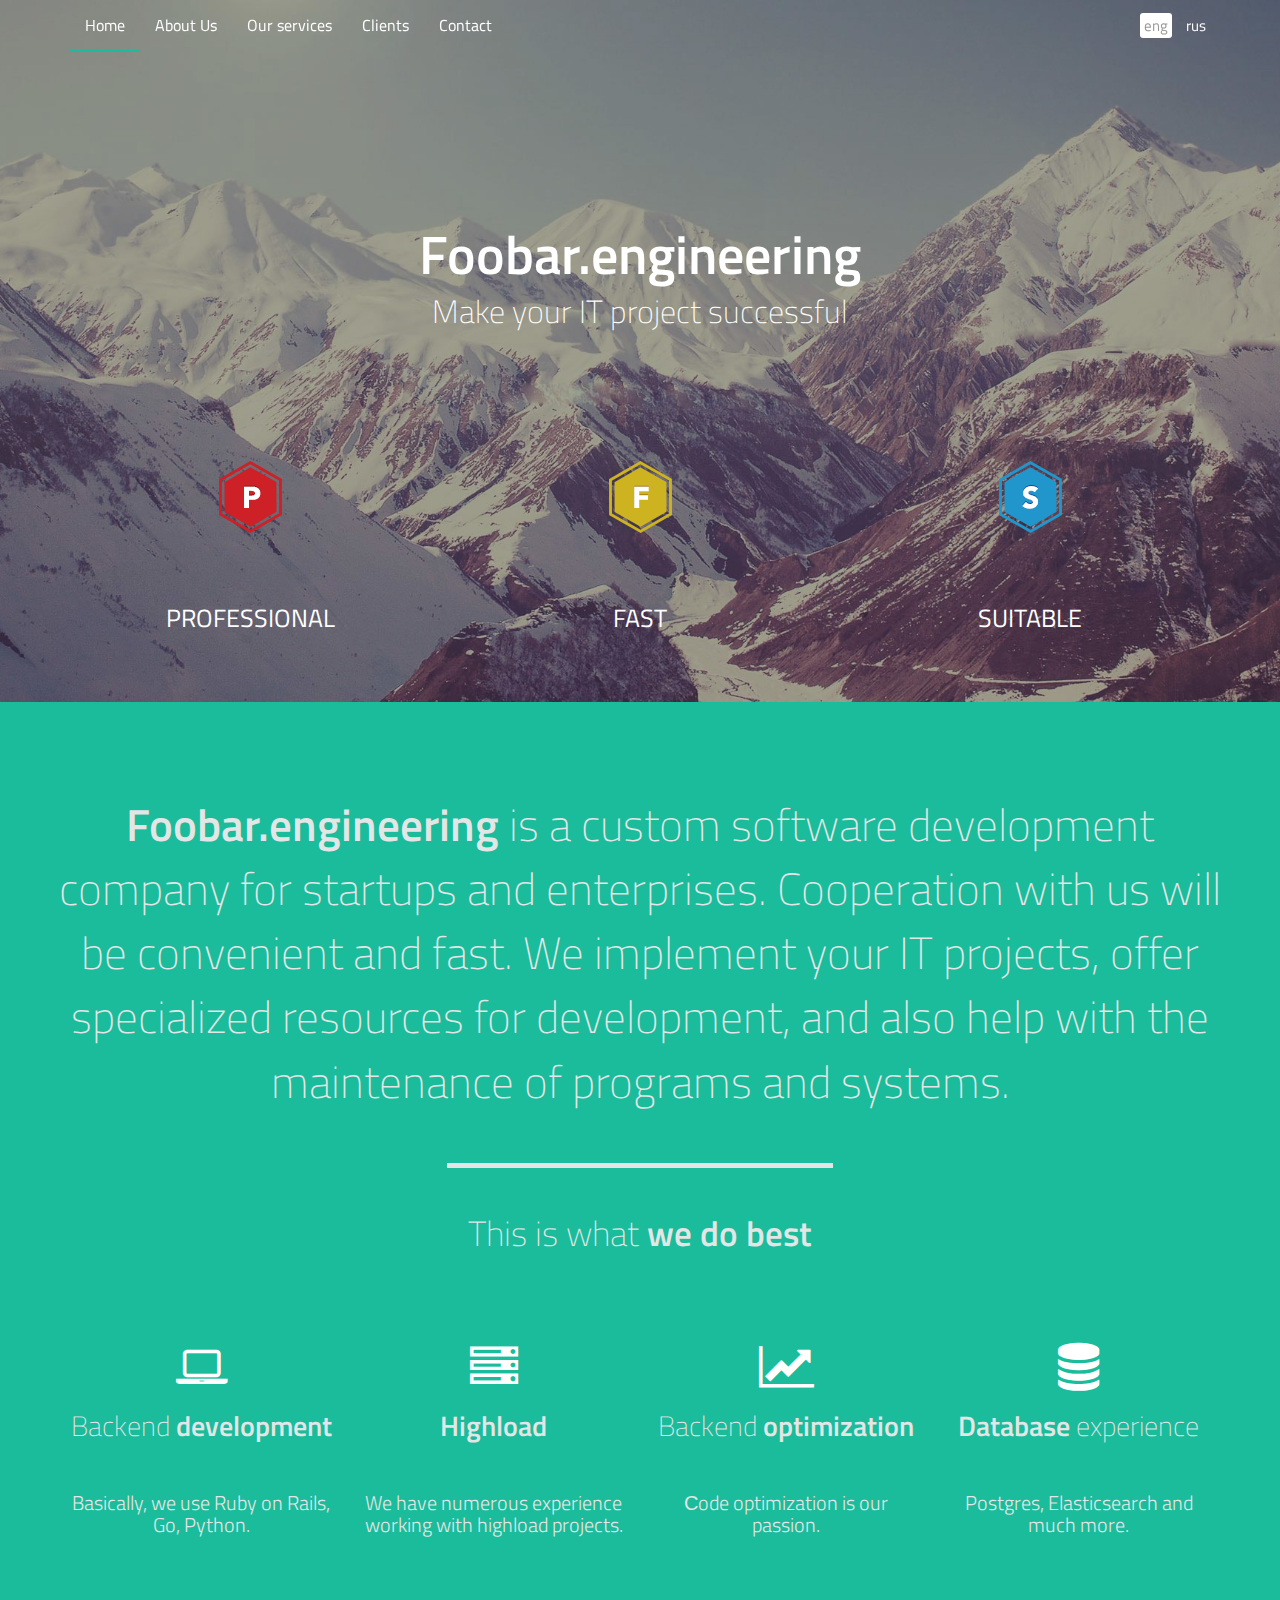
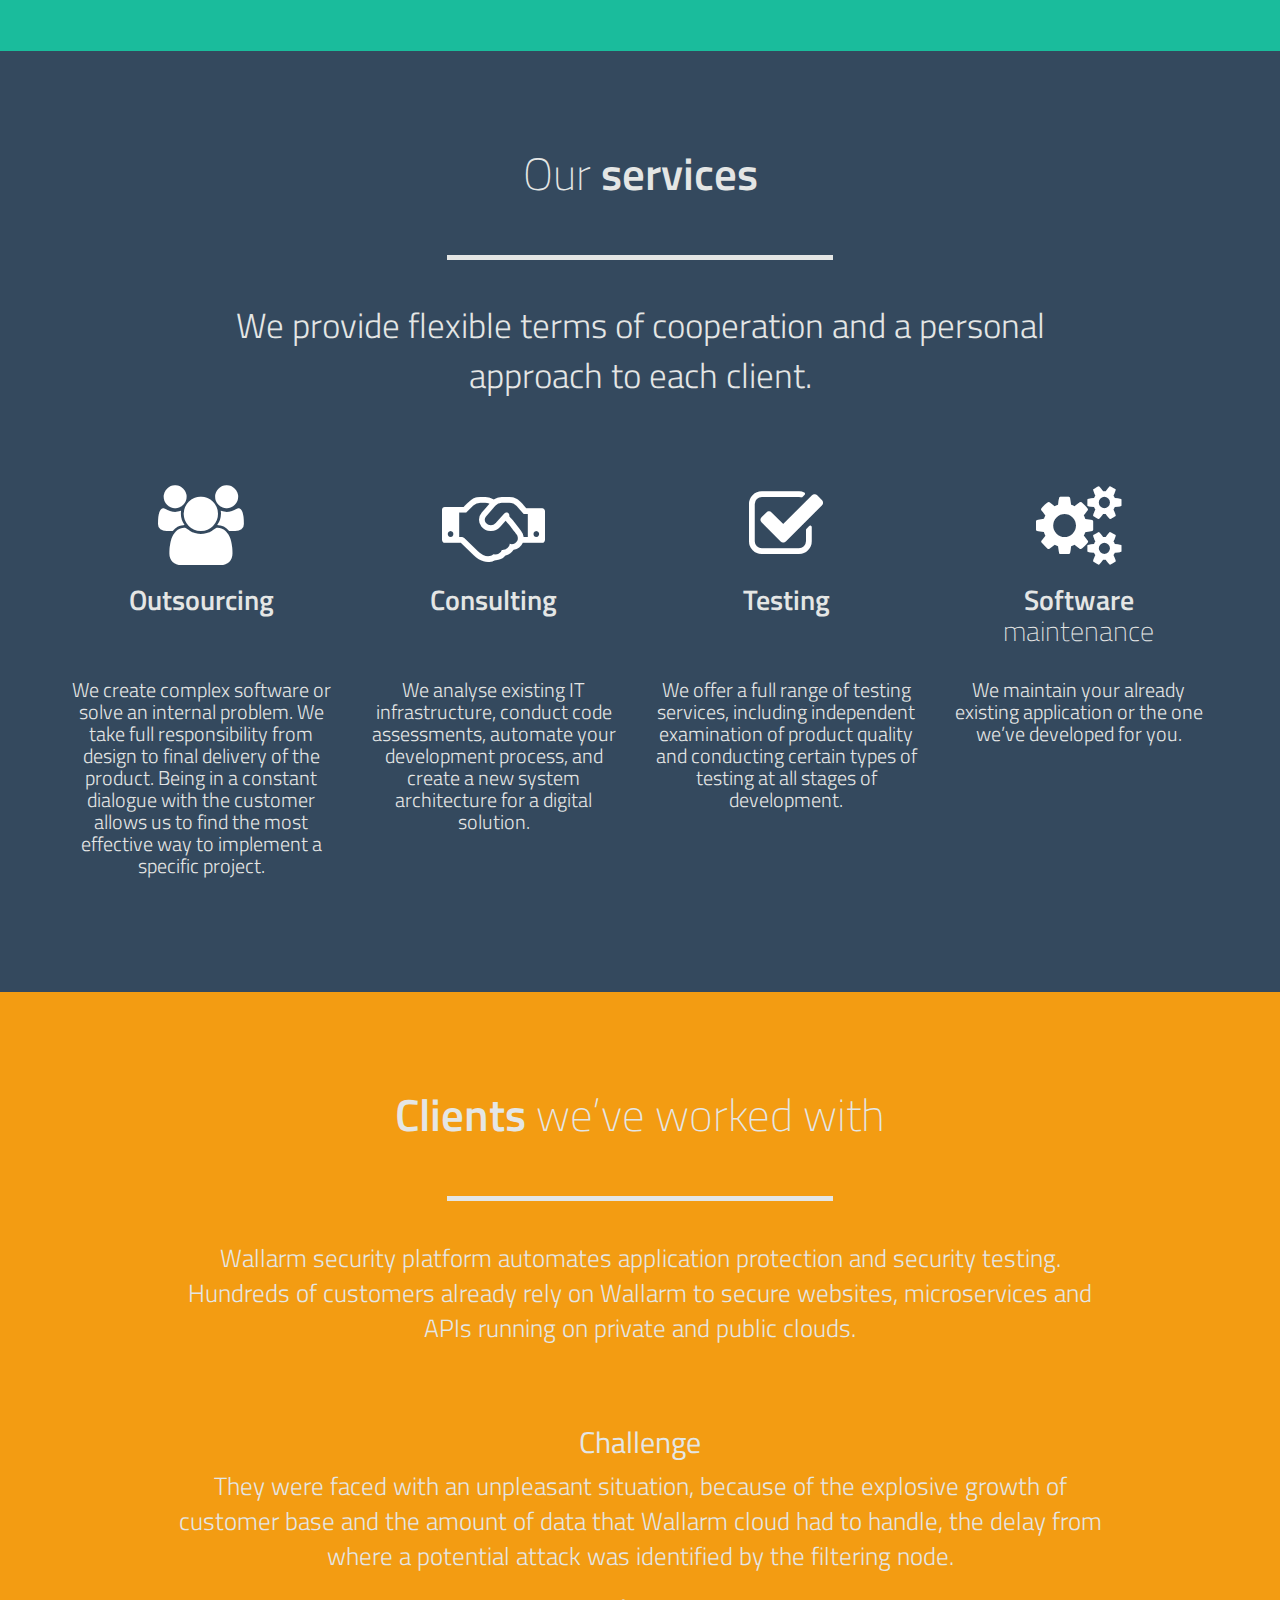
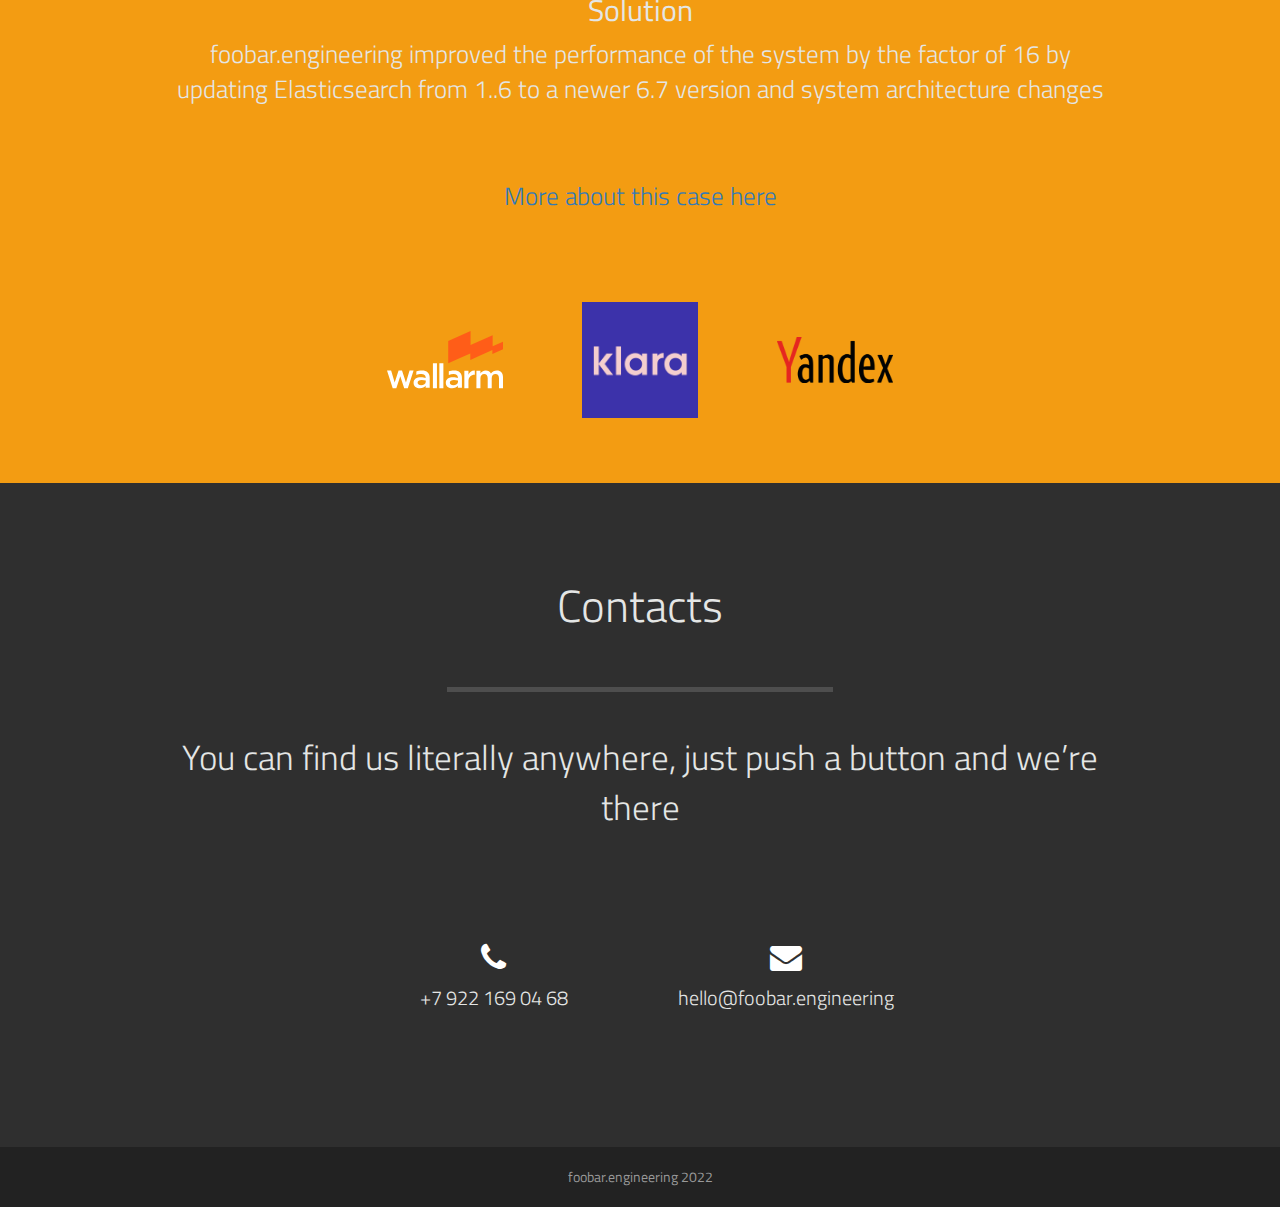
<file: index.html>
<!DOCTYPE html>
<html lang="en">
<head>
  <meta charset="utf-8">
  <title>foobar.engineering - custom softwarew development for highload projects</title>
  <meta content="width=device-width, initial-scale=1.0" name="viewport">
  <meta content="development ruby ruby-on-rails highload postgresql golang python elasticsearch" name="keywords">
  <meta content="We provide services in the field of software and web development." name="description">
  <meta name="yandex-verification" content="c0b57a4ee55e8684" />

  <!-- Favicons -->
  <!-- Favicons -->
  <link rel="apple-touch-icon" sizes="180x180" href="/apple-touch-icon.png">
  <link rel="icon" type="image/png" sizes="32x32" href="/favicon-32x32.png">
  <link rel="icon" type="image/png" sizes="16x16" href="/favicon-16x16.png">
  <link rel="manifest" href="/site.webmanifest">
  <meta name="msapplication-TileColor" content="#da532c">
  <meta name="theme-color" content="#ffffff">

  <!-- Google Fonts -->
  <link href="https://fonts.googleapis.com/css?family=Titillium+Web:400,600,300,200&subset=latin,latin-ext" rel="stylesheet">

  <!-- Bootstrap CSS File -->
  <link href="/lib/bootstrap/css/bootstrap.min.css" rel="stylesheet">

  <!-- Libraries CSS Files -->
  <link href="/lib/font-awesome/css/font-awesome.min.css" rel="stylesheet">

  <!-- Main Stylesheet File -->
  <link href="/css/style.css" rel="stylesheet">

  <!-- Global site tag (gtag.js) - Google Analytics -->
  <script async src="https://www.googletagmanager.com/gtag/js?id=G-QPR0GGKFZ7"></script>
  <script>
    window.dataLayer = window.dataLayer || [];
    function gtag(){dataLayer.push(arguments);}
    gtag('js', new Date());

    gtag('config', 'G-QPR0GGKFZ7');
  </script>
</head>
<body data-spy="scroll" data-offset="58" data-target="#navigation">
  <div id="navigation" class="navbar navbar-fixed-top">
    <div class="container">
      <div class="navbar-header">
        <button type="button" class="navbar-toggle" data-toggle="collapse" data-target=".navbar-collapse">
          <i class="fa fa-bars"></i>
        </button>
      </div>
      <div class="navbar-collapse collapse">
        <ul class="nav navbar-nav">
          <li class="active"><a href="#intro" class="smoothscroll">Home</a></li>
          <li><a href="#about-us" class="smoothscroll">About Us</a></li>
          <li><a href="#services" class="smoothscroll">Our services</a></li>
          <li><a href="#clients" class="smoothscroll">Clients</a></li>
          <li><a href="#contact" class="smoothscroll">Contact</a></li>
        </ul>
      </div>
      <div class="languages">
        <a class="active" href="/">eng</a>
        <a href="/ru">rus</a>
      </div>
    </div>
  </div>

  <div class="slide story" id="intro" data-slide="1">
    <div class="container">
      <div id="home-row-1" class="row clearfix">
        <div class="col-12">
          <h1 class="font-semibold">Foobar.engineering</h1>
          <h4 class="font-thin">
            Make your IT project successful
          </h4>
          <br>
          <br>
        </div>
      </div>
      <div id="home-row-2" class="row clearfix">

        <div class="col-12 col-sm-4">
          <a href="#about-us" class="smoothscroll navigation-slide-a"><div class="home-hover navigation-slide">
            <img src="/img/s02.png"></div><span>PROFESSIONAL</span>
          </a>
        </div>

        <div class="col-12 col-sm-4">
          <a href="#services" class="smoothscroll navigation-slide-a">
            <div class="home-hover navigation-slide">
              <img src="/img/s01.png">
            </div>
            <span>FAST</span>
          </a>
        </div>

        <div class="col-12 col-sm-4">
          <a href="#clients" class="smoothscroll navigation-slide-a">
            <div class="home-hover navigation-slide">
              <img src="/img/s03.png">
            </div>
            <span>SUITABLE</span>
          </a>
        </div>
      </div>
    </div>
  </div>
  <div class="slide story" id="about-us" data-slide="2">
    <div class="container">
      <div class="row title-row">
        <div class="col-12 font-thin">
          <span class="font-semibold">Foobar.engineering</span> is a custom software development company for startups and enterprises. Cooperation with us will be convenient and fast.
          We implement your IT projects, offer specialized resources for development, and also help with the maintenance of programs and systems.
        </div>
      </div>
      <div class="row line-row">
        <div class="hr">&nbsp;</div>
      </div>
      <div class="row subtitle-row">
        <div class="col-12 font-thin">This is what <span class="font-semibold">we do best</span></div>
      </div>
      <div class="row content-row">
        <div class="col-12 col-lg-3 col-sm-6">
          <p><i class="fa fa-laptop"></i></p>
          <h2 class="font-thin">Backend <span class="font-semibold">development</span></h2>
          <h4 class="font-thin">Basically, we use Ruby on Rails, Go, Python.</h4>
          <br />
          <br />
        </div>
        <div class="col-12 col-lg-3 col-sm-6">
          <p><i class="fa fa-server"></i></p>
          <h2 class="font-thin"><span class="font-semibold">Highload</span></h2>
          <h4 class="font-thin">We have numerous experience working with highload projects.</h4>
          <br />
          <br />
        </div>
        <div class="col-12 col-lg-3 col-sm-6">
          <p><i class="fa fa-line-chart"></i></p>
          <h2 class="font-thin">Backend <span class="font-semibold">optimization</span></h2>
          <h4 class="font-thin">Сode optimization is our passion.</h4>
          <br />
          <br />
        </div>
        <div class="col-12 col-lg-3 col-sm-6">
          <p><i class="fa fa-database"></i></p>
          <h2 class="font-thin"><span class="font-semibold">Database</span> experience</h2><wo></wo>
          <h4 class="font-thin">Postgres, Elasticsearch and much more.</h4>
          <br />
          <br />
        </div>
      </div>
    </div>
  </div>

  <div class="slide story" id="services" data-slide="4">
    <div class="container">
      <div class="row title-row">
        <div class="col-12 font-thin">Our <span class="font-semibold">services</span></div>
      </div>
      <div class="row line-row">
        <div class="hr">&nbsp;</div>
      </div>
      <div class="row subtitle-row">
        <div class="col-sm-1 hidden-sm">&nbsp;</div>
        <div class="col-12 col-sm-10 font-light">We provide flexible terms of cooperation and a personal approach to each client.</div>
        <div class="col-sm-1 hidden-sm">&nbsp;</div>
      </div>
      <div class="row content-row">
        <div class="col-12 col-sm-3">
          <p><i class="fa fa-group"></i></p>
          <h2 class="font-thin"><span class="font-semibold" >Outsourcing</span></h2>
          <h4 class="font-thin">We create complex software or solve an internal problem. We take full responsibility from design to final delivery of the product. Being in a constant dialogue with the customer allows us to find the most effective way to implement a specific project.</h4>
          <br />
          <br />
        </div>
        <div class="col-12 col-sm-3">
          <p><i class="fa fa-handshake-o"></i></p>
          <h2 class="font-thin"><span class="font-semibold">Consulting</span></h2>
          <h4 class="font-thin">We analyse existing IT infrastructure, conduct code assessments, automate your development process, and create a new system architecture for a digital solution.</h4>
          <br />
          <br />
        </div>
        <div class="col-12 col-sm-3">
          <p><i class="fa fa-check-square-o"></i></p>
          <h2 class="font-thin"><span class="font-semibold">Testing</span></h2>
          <h4 class="font-thin">We offer a full range of testing services, including independent examination of product quality and conducting certain types of testing at all stages of development.</h4>
          <br />
          <br />
        </div>
        <div class="col-12 col-sm-3">
          <p><i class="fa fa-cogs"></i></p>
          <h2 class="font-thin"><span class="font-semibold">Software</span><br />maintenance</h2>
          <h4 class="font-thin">We maintain your already existing application or the one we’ve developed for you.</h4>
          <br />
          <br />
        </div>
      </div>
    </div>
  </div>
  <div class="slide story" id="clients" data-slide="5">
    <div class="container">
      <div class="row title-row">
        <div class="col-12 font-thin"><span class="font-semibold">Clients</span> we’ve worked with</div>
      </div>
      <div class="row line-row">
        <div class="hr">&nbsp;</div>
      </div>
      <div class="row subtitle-row" id="js-text-slides-content">
        <div class="js-text-slides-content__slide text-slides-content__slide active" data-slide="1">
          <div class="col-sm-1 hidden-sm">&nbsp;</div>
          <div class="col-12 col-sm-10 font-light">
            <p>Wallarm security platform automates application protection and security testing. Hundreds of customers already rely on Wallarm to secure websites, microservices and APIs running on private and public clouds.</p>
            <br />
            <h2>Challenge</h2>
            <p>They were faced with an unpleasant situation, because of the explosive growth of customer base and the amount of data that Wallarm cloud had to handle, the delay from where a potential attack was identified by the filtering node.</p>

            <h2>Solution</h2>
            <p>foobar.engineering improved the performance of the system by the factor of 16 by
              updating Elasticsearch from 1..6 to a newer 6.7 version and system architecture changes</p>
            <br />
            <a href="https://lab.wallarm.com/putting-wallarm-management-console-on-a-fast-track/">More about this case here</a>
          </div>
          <div class="col-sm-1 hidden-sm">&nbsp;</div>
        </div>
        <div class="js-text-slides-content__slide text-slides-content__slide" data-slide="2">
          <div class="col-sm-1 hidden-sm">&nbsp;</div>
          <div class="col-12 col-sm-10 font-light">
            <p>Klara is а secure healthcare communication platform, revolutionizing healthcare communication for everyone involved in the patient's journey.</p>
            <br />
            <h2>Challenge</h2>
            <p>The client needed the service for performance testing due to expansion of the client base.</p>

            <h2>Solution</h2>
            <p>foobar.engineering developed flexible service for the performance tests including data obfuscation of personal data and integration into the pipeline.</p>
          </div>
          <div class="col-sm-1 hidden-sm">&nbsp;</div>
        </div>
        <div class="js-text-slides-content__slide text-slides-content__slide" data-slide="3">
          <div class="col-sm-1 hidden-sm">&nbsp;</div>
          <div class="col-12 col-sm-10 font-light">
            <p>
              Yandex is a Russian multinational company in the information technology industry.
              The client wanted to create a marketing project for traffic laws testing.
              We used Yandex.cloud solution and developed the service using Golang.
            </p>
            <br />
            <p>The result you can see <a href="https://cloud.yandex.ru/cases/autoru/">here</a></p>
            <br />
          </div>
          <div class="col-sm-1 hidden-sm">&nbsp;</div>
        </div>
      </div>
      <div class="row content-row content-row_logos">
        <div class="col-3 col-sm-3 hidden-sm">&nbsp;</div>
        <div class="col-12 col-sm-2 js-text-slides-content__nav-item text-slides-content__nav-item" data-slide="1">
          <img src="/img/partners/wallarm.svg" alt="">
        </div>
        <div class="col-12 col-sm-2 js-text-slides-content__nav-item text-slides-content__nav-item" data-slide="2">
          <img src="/img/partners/klara.png" alt="">
        </div>
        <div class="col-12 col-sm-2 js-text-slides-content__nav-item text-slides-content__nav-item" data-slide="3">
          <img src="/img/partners/ya.png" alt="">
        </div>
        <div class="col-3 col-sm-3 hidden-sm">&nbsp;</div>
      </div>
    </div>
  </div>

  <div class="slide story" id="contact" data-slide="6">
    <div class="container">
      <div class="row title-row">
        <div class="col-12 font-light">Contacts</div>
      </div>
      <!-- /row -->
      <div class="row line-row">
        <div class="hr">&nbsp;</div>
      </div>
      <!-- /row -->
      <div class="row subtitle-row">
        <div class="col-sm-1 hidden-sm">&nbsp;</div>
        <div class="col-12 col-sm-10 font-light">You can find us literally anywhere, just push a button and we’re there</div>
        <div class="col-sm-1 hidden-sm">&nbsp;</div>
      </div>
      <!-- /row -->
      <div id="contact-row-4" class="row">
        <div class="col-sm-3 hidden-sm">&nbsp;</div>
        <div class="col-12 col-sm-3 with-hover-text">
          <p><a target="_blank" href="tel:+79221690468"><i class="fa fa-phone"></i></a></p>
          <span class="hover-text font-light ">+7 922 169 04 68</span></a>
        </div>
        <div class="col-12 col-sm-3 with-hover-text">
          <p><a target="_blank" href="mailto:hello@foobar.engineering"><i class="fa fa-envelope"></i></a></p>
          <span class="hover-text font-light ">hello@foobar.engineering</span></a>
        </div>
      </div>
      <!-- /row -->
    </div>
    <!-- /container -->
  </div>

  <div id="copyrights">
    <div class="container">
      <div class="credits">
        <span>foobar.engineering 2022</span>
      </div>
    </div>
  </div>

  <script src="/lib/jquery/jquery.min.js"></script>
  <script src="/lib/bootstrap/js/bootstrap.min.js"></script>
  <script src="/lib/easing/easing.min.js"></script>
  <script src="/js/main.js"></script>

</body>
</html>
</file>
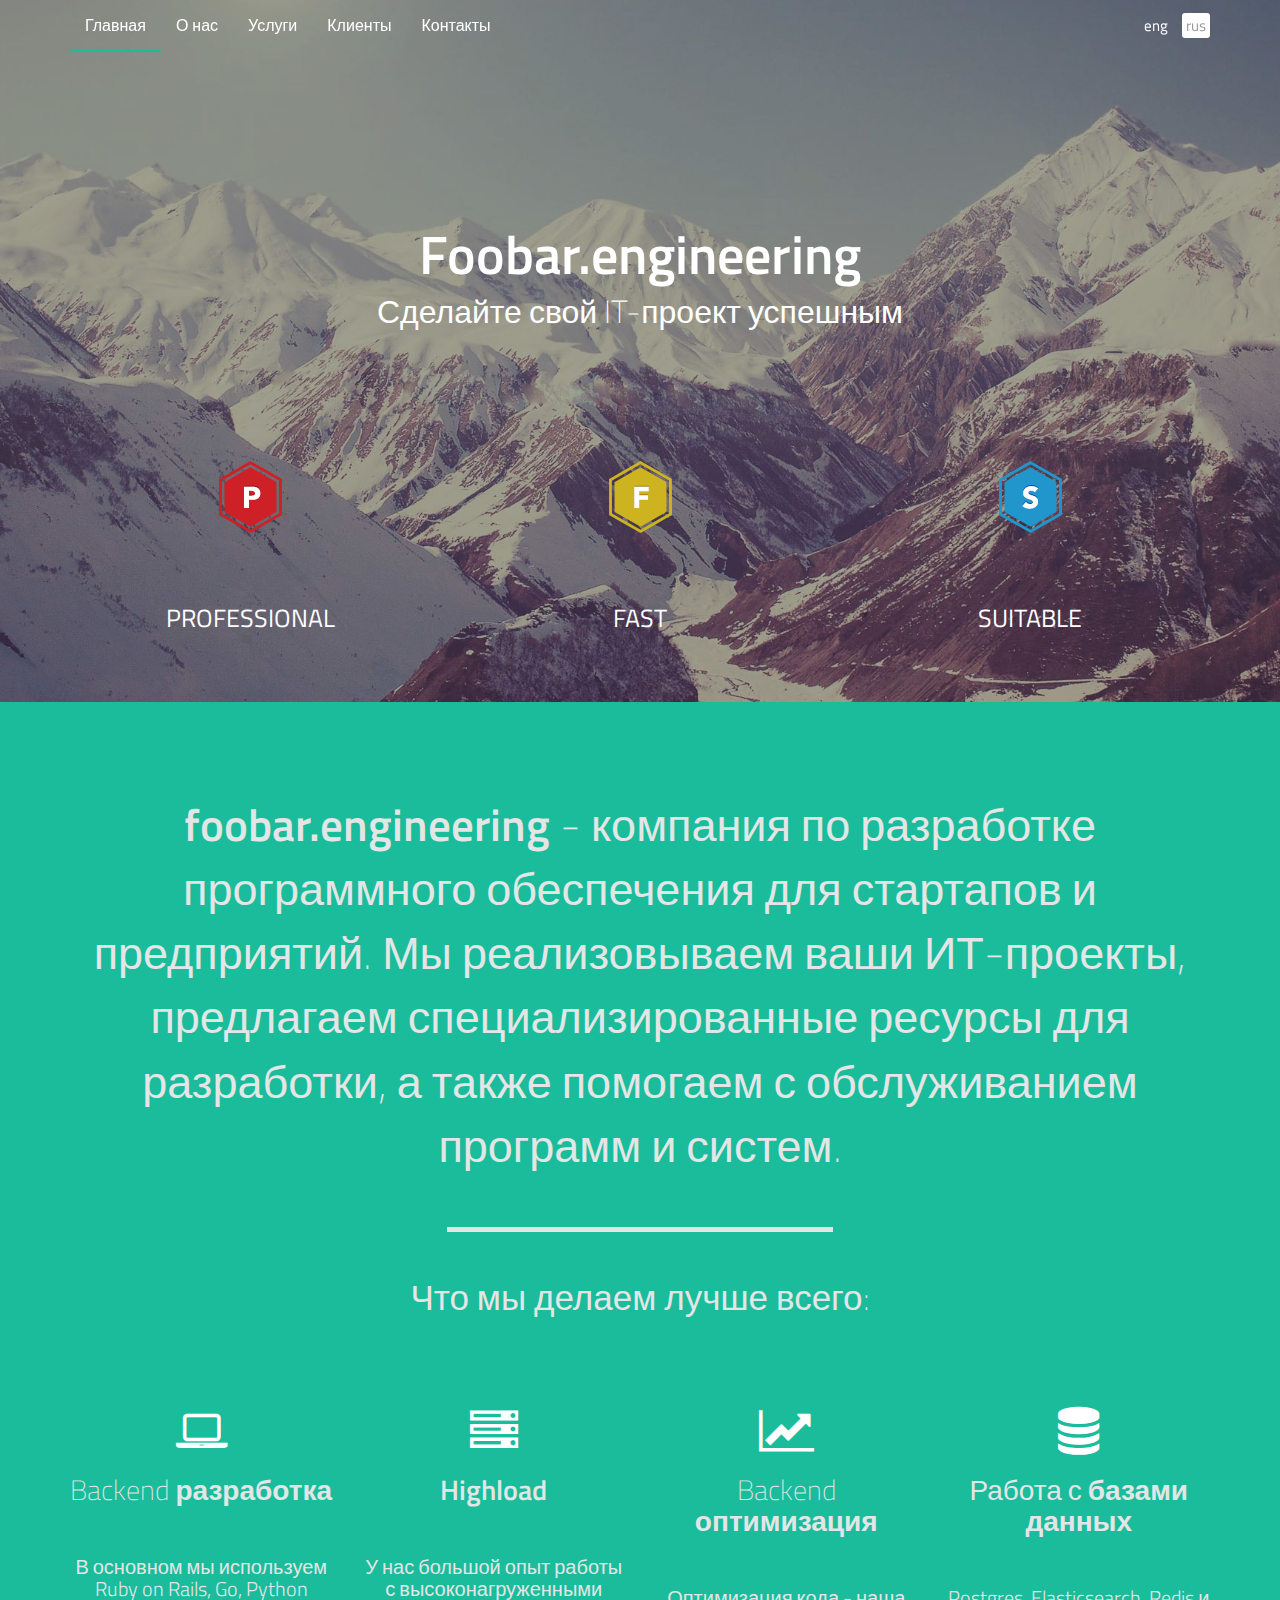
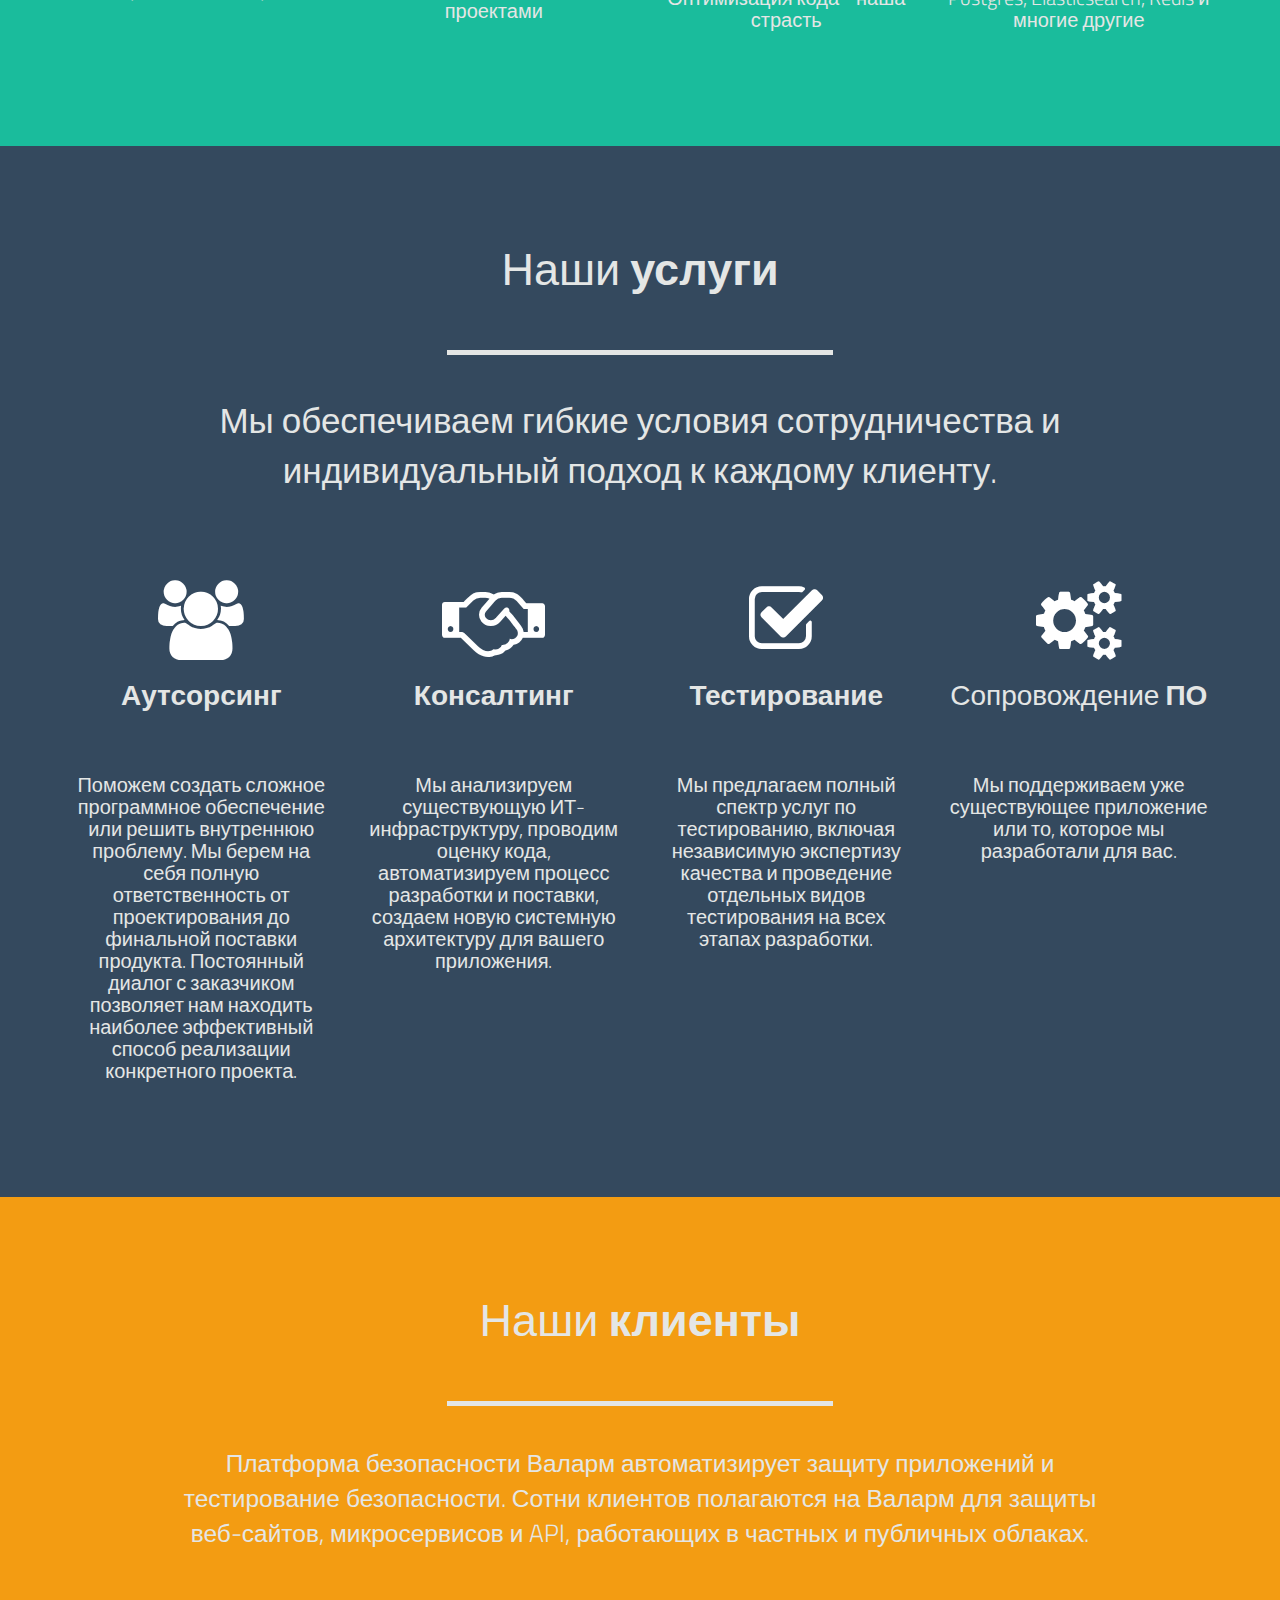
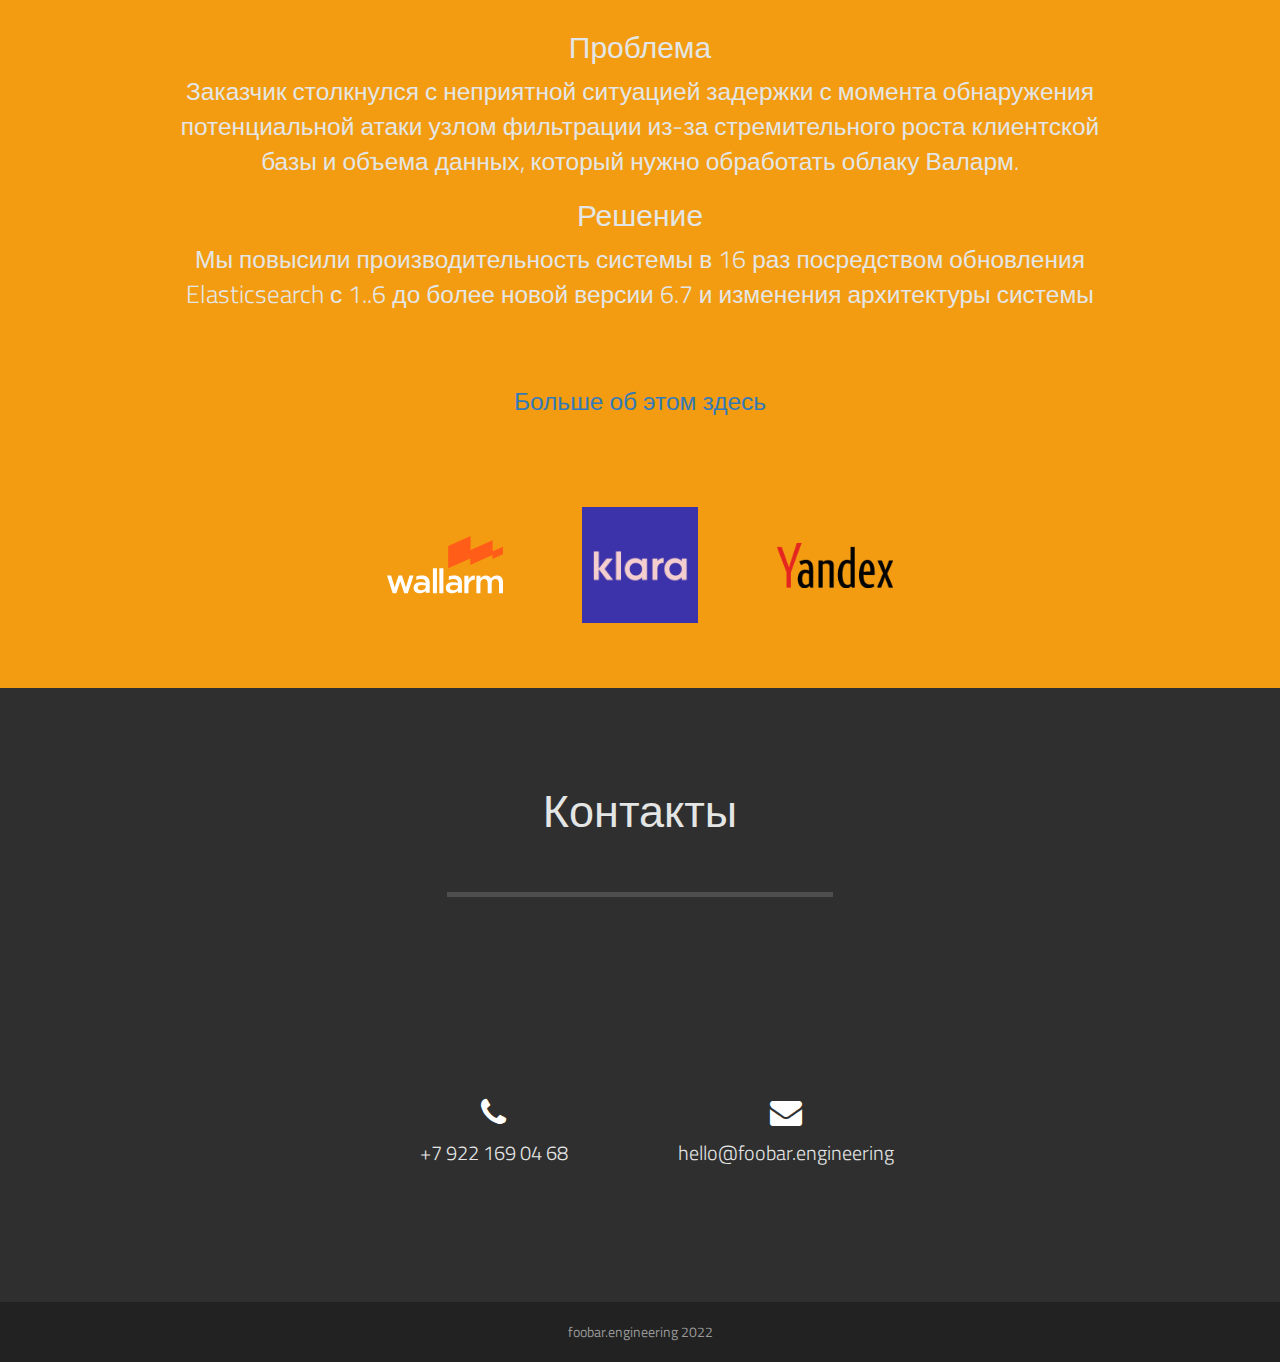
<file: ru/index.html>
<!DOCTYPE html>
<html lang="ru">
<head>
  <meta charset="utf-8">
  <title>foobar.engineering - Сделайте свой IT-проект успешным</title>
  <meta content="width=device-width, initial-scale=1.0" name="viewport">
  <meta content="development ruby ruby-on-rails high-load postgresql golang python" name="keywords">
  <meta content="разработка программного обеспечения для стартапов и предприятий" name="description">
  <meta name="yandex-verification" content="c0b57a4ee55e8684" />

  <!-- Favicons -->
  <link rel="apple-touch-icon" sizes="180x180" href="/apple-touch-icon.png">
  <link rel="icon" type="image/png" sizes="32x32" href="/favicon-32x32.png">
  <link rel="icon" type="image/png" sizes="16x16" href="/favicon-16x16.png">
  <link rel="manifest" href="/site.webmanifest">
  <meta name="msapplication-TileColor" content="#da532c">
  <meta name="theme-color" content="#ffffff">

  <!-- Google Fonts -->
  <link href="https://fonts.googleapis.com/css?family=Titillium+Web:400,600,300,200&subset=latin,latin-ext" rel="stylesheet">

  <!-- Bootstrap CSS File -->
  <link href="/lib/bootstrap/css/bootstrap.min.css" rel="stylesheet">

  <!-- Libraries CSS Files -->
  <link href="/lib/font-awesome/css/font-awesome.min.css" rel="stylesheet">

  <!-- Main Stylesheet File -->
  <link href="/css/style.css" rel="stylesheet">

  <!-- Global site tag (gtag.js) - Google Analytics -->
  <script async src="https://www.googletagmanager.com/gtag/js?id=G-QPR0GGKFZ7"></script>
  <script>
    window.dataLayer = window.dataLayer || [];
    function gtag(){dataLayer.push(arguments);}
    gtag('js', new Date());

    gtag('config', 'G-QPR0GGKFZ7');
  </script>
</head>
<body data-spy="scroll" data-offset="58" data-target="#navigation">
  <div id="navigation" class="navbar navbar-fixed-top">
    <div class="container">
      <div class="navbar-header">
        <button type="button" class="navbar-toggle" data-toggle="collapse" data-target=".navbar-collapse">
          <i class="fa fa-bars"></i>
        </button>
      </div>
      <div class="navbar-collapse collapse">
        <ul class="nav navbar-nav">
          <li class="active"><a href="#intro" class="smoothscroll">Главная</a></li>
          <li><a href="#about-us" class="smoothscroll">О нас</a></li>
          <li><a href="#services" class="smoothscroll">Услуги</a></li>
          <li><a href="#clients" class="smoothscroll">Клиенты</a></li>
          <li><a href="#contact" class="smoothscroll">Контакты</a></li>
        </ul>
      </div>
      <div class="languages">
        <a href="/">eng</a>
        <a class="active" href="/ru">rus</a>
      </div>
    </div>
  </div>

  <div class="slide story" id="intro" data-slide="1">
    <div class="container">
      <div id="home-row-1" class="row clearfix">
        <div class="col-12">
          <h1 class="font-semibold">Foobar.engineering</h1>
          <h4 class="font-thin">
            Сделайте свой IT-проект успешным
          </h4>
          <br>
          <br>
        </div>
      </div>
      <div id="home-row-2" class="row clearfix">

        <div class="col-12 col-sm-4">
          <a href="#about-us" class="smoothscroll navigation-slide-a"><div class="home-hover navigation-slide">
            <img src="/img/s02.png"></div><span>PROFESSIONAL</span>
          </a>
        </div>

        <div class="col-12 col-sm-4">
          <a href="#services" class="smoothscroll navigation-slide-a">
            <div class="home-hover navigation-slide">
              <img src="/img/s01.png">
            </div>
            <span>FAST</span>
          </a>
        </div>

        <div class="col-12 col-sm-4">
          <a href="#clients" class="smoothscroll navigation-slide-a">
            <div class="home-hover navigation-slide">
              <img src="/img/s03.png">
            </div>
            <span>SUITABLE</span>
          </a>
        </div>
      </div>
    </div>
  </div>
  <div class="slide story" id="about-us" data-slide="2">
    <div class="container">
      <div class="row title-row">
        <div class="col-12 font-thin">
          <span class="font-semibold">foobar.engineering</span> - компания по разработке программного обеспечения для стартапов и предприятий. Мы реализовываем ваши ИТ-проекты, предлагаем специализированные ресурсы для разработки, а также помогаем с обслуживанием программ и систем.
        </div>
      </div>
      <div class="row line-row">
        <div class="hr">&nbsp;</div>
      </div>
      <div class="row subtitle-row">
        <div class="col-12 font-thin">Что мы делаем лучше всего:</div>
      </div>
      <div class="row content-row">
        <div class="col-12 col-lg-3 col-sm-6">
          <p><i class="fa fa-laptop"></i></p>
          <h2 class="font-thin">Backend <span class="font-semibold">разработка</span></h2>
          <h4 class="font-thin">В основном мы используем Ruby on Rails, Go, Python</h4>
          <br />
          <br />
        </div>
        <div class="col-12 col-lg-3 col-sm-6">
          <p><i class="fa fa-server"></i></p>
          <h2 class="font-thin"><span class="font-semibold">Highload</span></h2>
          <h4 class="font-thin">У нас большой опыт работы с высоконагруженными проектами</h4>
          <br />
          <br />
        </div>
        <div class="col-12 col-lg-3 col-sm-6">
          <p><i class="fa fa-line-chart"></i></p>
          <h2 class="font-thin">Backend <span class="font-semibold">оптимизация</span></h2>
          <h4 class="font-thin">Оптимизация кода - наша страсть</h4>
          <br />
          <br />
        </div>
        <div class="col-12 col-lg-3 col-sm-6">
          <p><i class="fa fa-database"></i></p>
          <h2 class="font-thin">Работа с <span class="font-semibold">базами данных</span></h2><wo></wo>
          <h4 class="font-thin">Postgres, Elasticsearch, Redis и многие другие</h4>
          <br />
          <br />
        </div>
      </div>
    </div>
  </div>

  <div class="slide story" id="services" data-slide="4">
    <div class="container">
      <div class="row title-row">
        <div class="col-12 font-thin">Наши <span class="font-semibold">услуги</span></div>
      </div>
      <div class="row line-row">
        <div class="hr">&nbsp;</div>
      </div>
      <div class="row subtitle-row">
        <div class="col-sm-1 hidden-sm">&nbsp;</div>
        <div class="col-12 col-sm-10 font-light">Мы обеспечиваем гибкие условия сотрудничества и индивидуальный подход к каждому клиенту.</div>
        <div class="col-sm-1 hidden-sm">&nbsp;</div>
      </div>
      <div class="row content-row">
        <div class="col-12 col-sm-3">
          <p><i class="fa fa-group"></i></p>
          <h2 class="font-thin"><span class="font-semibold">Аутсорсинг</span></h2>
          <h4 class="font-thin">Поможем создать сложное программное обеспечение или решить внутреннюю проблему. Мы берем на себя полную ответственность от проектирования до финальной поставки продукта. Постоянный диалог с заказчиком позволяет нам находить наиболее эффективный способ реализации конкретного проекта.</h4>
          <br />
          <br />
        </div>
        <div class="col-12 col-sm-3">
          <p><i class="fa fa-handshake-o"></i></p>
          <h2 class="font-thin"><span class="font-semibold">Консалтинг</span></h2>
          <h4 class="font-thin">Мы анализируем существующую ИТ-инфраструктуру, проводим оценку кода, автоматизируем процесс разработки и поставки, создаем новую системную архитектуру для вашего приложения.</h4>
          <br />
          <br />
        </div>
        <div class="col-12 col-sm-3">
          <p><i class="fa fa-check-square-o"></i></p>
          <h2 class="font-thin"><span class="font-semibold">Тестирование</span></h2>
          <h4 class="font-thin">Мы предлагаем полный спектр услуг по тестированию, включая независимую экспертизу качества и проведение отдельных видов тестирования на всех этапах разработки.</h4>
          <br />
          <br />
        </div>
        <div class="col-12 col-sm-3">
          <p><i class="fa fa-cogs"></i></p>
          <h2 class="font-thin">Сопровождение <span class="font-semibold">ПО</span><br /></h2>
          <h4 class="font-thin">Мы поддерживаем уже существующее приложение или то, которое мы разработали для вас.</h4>
          <br />
          <br />
        </div>
      </div>
    </div>
  </div>
  <div class="slide story" id="clients" data-slide="5">
    <div class="container">
      <div class="row title-row">
        <div class="col-12 font-thin">Наши <span class="font-semibold">клиенты</span></div>
      </div>
      <div class="row line-row">
        <div class="hr">&nbsp;</div>
      </div>
      <div class="row subtitle-row" id="js-text-slides-content">
        <div class="js-text-slides-content__slide text-slides-content__slide active" data-slide="1">
          <div class="col-sm-1 hidden-sm">&nbsp;</div>
          <div class="col-12 col-sm-10 font-light">
            <p>Платформа безопасности Валарм автоматизирует защиту приложений и тестирование безопасности. Сотни клиентов полагаются на Валарм для защиты веб-сайтов, микросервисов и API, работающих в частных и публичных облаках.</p>
            <br />
            <h2>Проблема</h2>
            <p>Заказчик столкнулся с неприятной ситуацией задержки с момента обнаружения потенциальной атаки узлом фильтрации из-за стремительного роста клиентской базы и объема данных, который нужно обработать облаку Валарм.</p>

            <h2>Решение</h2>
            <p>Мы повысили производительность системы в 16 раз посредством обновления Elasticsearch с 1..6 до более новой версии 6.7 и изменения архитектуры системы</p>
            <br />
            <a href="https://lab.wallarm.com/putting-wallarm-management-console-on-a-fast-track/">Больше об этом здесь</a>
          </div>
          <div class="col-sm-1 hidden-sm">&nbsp;</div>
        </div>
        <div class="js-text-slides-content__slide text-slides-content__slide" data-slide="2">
          <div class="col-sm-1 hidden-sm">&nbsp;</div>
          <div class="col-12 col-sm-10 font-light">
            <p>Klara - это революционная платформа для коммуникации в сфере здравоохранения.</p>
            <br />
            <h2>Проблема</h2>
            <p>Заказчику потребовалась услуга тестирования производительности в связи с расширением клиентской базы.</p>

            <h2>Решение</h2>
            <p>Мы разработали гибкий сервис для тестирования производительности, включая обфускацию личных данных и интеграцию в pipeline CI.</p>
          </div>
          <div class="col-sm-1 hidden-sm">&nbsp;</div>
        </div>
        <div class="js-text-slides-content__slide text-slides-content__slide" data-slide="3">
          <div class="col-sm-1 hidden-sm">&nbsp;</div>
          <div class="col-12 col-sm-10 font-light">
            <p>
              Яндекс - российская транснациональная компания в сфере информационных технологий.
              Заказчику необходимо было разработать маркетинговый проект по тестированию ПДД.
              Мы использовали решение Яндекс.Облака и разработали сервис на Golang.

            </p>
            <br />
            <p>Результат вы можете увидеть <a href="https://cloud.yandex.ru/cases/autoru/">здесь</a></p>
            <br />
          </div>
          <div class="col-sm-1 hidden-sm">&nbsp;</div>
        </div>
      </div>
      <div class="row content-row content-row_logos">
        <div class="col-3 col-sm-3 hidden-sm">&nbsp;</div>
        <div class="col-12 col-sm-2 js-text-slides-content__nav-item text-slides-content__nav-item" data-slide="1">
          <img src="/img/partners/wallarm.svg" alt="">
        </div>
        <div class="col-12 col-sm-2 js-text-slides-content__nav-item text-slides-content__nav-item" data-slide="2">
          <img src="/img/partners/klara.png" alt="">
        </div>
        <div class="col-12 col-sm-2 js-text-slides-content__nav-item text-slides-content__nav-item" data-slide="3">
          <img src="/img/partners/ya.png" alt="">
        </div>
        <div class="col-3 col-sm-3 hidden-sm">&nbsp;</div>
      </div>
    </div>
  </div>

  <div class="slide story" id="contact" data-slide="6">
    <div class="container">
      <div class="row title-row">
        <div class="col-12 font-light">Контакты</div>
      </div>
      <!-- /row -->
      <div class="row line-row">
        <div class="hr">&nbsp;</div>
      </div>
      <!-- /row -->
      <div class="row subtitle-row">
        <div class="col-sm-1 hidden-sm">&nbsp;</div>
        <div class="col-12 col-sm-10 font-light"></div>
        <div class="col-sm-1 hidden-sm">&nbsp;</div>
      </div>
      <!-- /row -->
      <div id="contact-row-4" class="row">
        <div class="col-sm-3 hidden-sm">&nbsp;</div>
        <div class="col-12 col-sm-3 with-hover-text">
          <p><a target="_blank" href="tel:+79221690468"><i class="fa fa-phone"></i></a></p>
          <span class="hover-text font-light ">+7 922 169 04 68</span></a>
        </div>
        <div class="col-12 col-sm-3 with-hover-text">
          <p><a target="_blank" href="mailto:hello@foobar.engineering"><i class="fa fa-envelope"></i></a></p>
          <span class="hover-text font-light ">hello@foobar.engineering</span></a>
        </div>
      </div>
      <!-- /row -->
    </div>
    <!-- /container -->
  </div>

  <div id="copyrights">
    <div class="container">
      <div class="credits">
        <span>foobar.engineering 2022</span>
      </div>
    </div>
  </div>

  <script src="/lib/jquery/jquery.min.js"></script>
  <script src="/lib/bootstrap/js/bootstrap.min.js"></script>
  <script src="/lib/easing/easing.min.js"></script>
  <script src="/js/main.js"></script>

</body>
</html>
</file>
<file: css/style.css>
/**
*  Template Name: Munter
*  Template URL: https://templatemag.com/munter-bootstrap-one-page-template/
*  Author: TemplateMag.com
*  License: https://templatemag.com/license/
*/

.font-thin {
  font-family: "Titillium Web", sans-serif;
  font-weight: 200;
}

.font-semibold {
  font-family: "Titillium Web", sans-serif;
  font-weight: 600;
}

.font-light {
  font-family: "Titillium Web", sans-serif;
  font-weight: 300;
}

* {
  position: relative;
}

.breaker {
  clear: both;
  font-size: 1px;
  line-height: 1px;
  height: 1px;
}

html, body {
  height: 100%;
  width: 100%;
}

body {
  background-color: #2f2f2f;
  font-family: "Titillium Web", sans-serif;
  font-weight: normal;
  overflow-x: hidden;
  -webkit-font-smoothing: antialiased !important;
}

.justify-text {
  text-align: justify;
}

.navbar {
  background-color: rgba( 255, 255, 2555, .0);
  border-bottom: 0 none;
  font-size: 12px;
  transition: .25s all linear;
}



.navbar .nav a {
  color: #fff;
  font-weight: 400;
  font-size: 16px;
}

.navbar .nav a:hover, .navbar .nav a:focus {
  background: none;
}
.navbar .active a {
  border-bottom: 2px solid #1abc9c;
}

.navbar-scrolled {
  background-color: rgba( 0, 0, 0, .5);
}



.navbar-toggle i {
  color: #fff;
  font-size: 22px;
}

@media (min-width: 768px) and (max-width: 991px) {
  #services .content-row h2 {
    min-height: 6em;
  }
}

@media (max-width: 767px) {
  .navbar-collapse {
    background-color: rgba( 0, 0, 0, .8);
  }
}

:focus {
  outline: none;
}

::-moz-focus-inner {
  border: 0;
}

.slide {
  background-position: center center;
  background-repeat: no-repeat;
  padding-bottom: 65px;
  padding-top: 50px;
  text-align: center;
}

#intro {
  background-image: url('/img/bg1.jpg');
  color: #ffffff;
  -webkit-background-size: 100%;
  -moz-background-size: 100%;
  -o-background-size: 100%;
  background-size: 100%;
  -webkit-background-size: cover;
  -moz-background-size: cover;
  -o-background-size: cover;
  background-size: cover;
  width: 100%;
  background-attachment: relative;
  background-position: center center;
}

#intro h1 {
  padding-top: 130px;
}

@media (max-width: 991px) {
  #intro {
    background-position: -70% 0, 170% 0;
  }
}

@media (max-width: 767px) {
  #intro {
    background-image: none;
  }
}

#home-row-1, #home-row-2 {
  padding-top: 25px;
}

#home-row-1 h1 {
  font-size: 54px;
}

#home-row-1 h4 {
  font-size: 32px;
}

#home-row-2 {
  font-size: 25px;
}

#home-row-2 .col-12 {
  height: 232px;
  padding-top: 30px;
}

#home-row-2 .col-12 .home-hover {
  height: 166px;
  overflow: hidden;
  padding-top: 26px;
  transition: all ease-in .5s;
}

#home-row-2 .col-12 .home-hover:hover {
  height: 166px;
  padding-top: 0;
}

@media (max-width: 767px) {
  #home-row-1, #home-row-2 {
    padding-top: 16px;
  }
  #home-row-1 h1 {
    font-size: 35px;
  }
  #home-row-1 h4 {
    font-size: 21px;
  }
  #home-row-2 {
    font-size: 16px;
  }
}

#about-us {
  background-color: #1abc9c;
  color: #e4e6e5;
  padding-top: 90px;
}

.title-row {
  font-size: 45px;
  padding-bottom: 50px;
}

.line-row .hr {
  background-color: #e4e6e5;
  height: 5px;
  margin: 0 auto;
  width: 33%;
}

.subtitle-row {
  font-size: 35px;
  padding-bottom: 40px;
  padding-top: 40px;
}

.content-row {
  padding-top: 45px;
}

.content-row i, #about-row-5 i {
  display: block;
  margin: 0 auto;
  max-height: 100%;
  max-width: 100%;
  font-size: 48px;
}

.content-row h2 {
  font-size: 28px;
  padding-bottom: 40px;
}

.content-row h4 {
  font-family: "Titillium Web", "Lucida Sans Unicode", "Lucida Grande", sans-serif;
  font-size: 20px;
  font-weight: 300;
}

i {
  font-size: 80px;
  color: white;
}

@media (max-width: 767px) {
  .title-row {
    font-size: 34px;
    padding-bottom: 33px;
  }
  .subtitle-row {
    font-size: 26px;
    padding-bottom: 26px;
    padding-top: 26px;
  }
  .content-row {
    padding-top: 29px;
  }
  .content-row h2 {
    font-size: 24px;
    padding-bottom: 26px;
  }
  .content-row h4 {
    font-size: 20px;
  }
}

#portfolio {
  background-color: #000;
  margin: 0 auto;
  overflow: hidden;
  padding: 0;
  text-align: left;
  width: 100%;
}

#portfolio .col-12 {
  display: inline-block;
  margin: 0;
  padding: 0;
  width: 25%;
}

#portfolio a, #portfolio img {
  display: inline-block;
  height: 100%;
  margin: 0 auto;
  width: 100%;
}

@media (max-width: 991px) {
  #portfolio {
    text-align: center;
    width: 100%;
  }
  #portfolio .row {
    left: 0 !important;
    margin: 0;
    width: 100% !important;
  }
  #portfolio .col-12 {
    height: auto;
    width: 50%
  }
  #portfolio a, #portfolio img {
    height: auto;
    max-height: 100%;
    max-width: 100%;
    width: auto;
  }
}

@media (max-width: 767px) {
  #portfolio .col-12 {
    width: 100%;
  }
}

#services {
  background-color: #34495e;
  color: #e4e6e5;
  padding-top: 90px;
}

#services i {
  font-size: 80px;
  color: white;
}

#clients {
  background-color: #f39c12;
  color: #e4e6e5;
  padding-top: 90px;
}

#contact {
  background-color: #2f2f2f;
  color: #e4e6e5;
  padding-bottom: 50px;
  padding-top: 90px;
}

#contact i {
  font-size: 32px;
}

@media (max-width: 767px) {
  #contact {
    background-image: none;
  }
}

#contact .line-row .hr {
  background-color: #4e4e4e;
  color: #4e4e4e;
}

#contact a {
  color: inherit;
  outline: none;
  text-decoration: none;
}

@media (max-width: 767px) {
  .with-hover-text {
    margin-bottom: 2em;
    margin-top: 1em;
  }
}

#contact-row-4 {
  padding-top: 50px;
}

#contact-row-4 .col-12 {
  height: 175px;
  overflow: hidden;
  padding-top: 20px;
  transition: all ease-in .5s;
}

#contact-row-4 img {
  display: block;
  margin: 0 auto;
  max-height: 100%;
  max-width: 100%;
}

#contact-row-4 .col-12 .hover-text {
  font-size: 20px;
}


/* Contact Form */

.contact-form {
  text-align: left;
}

.contact-form label {
   color: #fff;
}

.contact-form input, .contact-form textarea {
  padding: 10px 12px;
  border-radius: 0;
  box-shadow: none;
  font-size: 14px;
  height: auto;
}

.contact-form .form-send {
  text-align: center;
}

.contact-form .form-send button  {
  background: #1abc9c;
  border: 0;
  padding: 10px 30px;
  color: #fff;
  transition: 0.4s;
  cursor: pointer;
}

.contact-form .form-send button:hover {
  background: #13dfb7;
}

.contact-form .validate {
  display: none;
  color: red;
  margin: 0 0 15px 0;
  font-weight: 400;
  font-size: 13px;
}

.contact-form .loading {
  display: none;
  color: #555;
  background: #fff;
  text-align: center;
  padding: 15px;
  margin: 15px 0;
}

.contact-form .loading:before {
  content: "";
  display: inline-block;
  border-radius: 50%;
  width: 24px;
  height: 24px;
  border: 3px solid #18d26e;
  border-top-color: #eee;
  -webkit-animation: animate-loading 1s linear infinite;
  animation: animate-loading 1s linear infinite;
}

@-webkit-keyframes animate-loading {
  0% {
    -webkit-transform: rotate(0deg);
    transform: rotate(0deg);
  }

  100% {
    -webkit-transform: rotate(360deg);
    transform: rotate(360deg);
  }
}

@keyframes animate-loading {
  0% {
    -webkit-transform: rotate(0deg);
    transform: rotate(0deg);
  }

  100% {
    -webkit-transform: rotate(360deg);
    transform: rotate(360deg);
  }
}

.contact-form .error-message {
  display: none;
  color: #fff;
  background: #ed3c0d;
  text-align: center;
  padding: 15px;
  font-weight: 600;
  margin: 15px 0;
}

.contact-form .sent-message {
  display: none;
  color: #fff;
  background: #18d26e;
  text-align: center;
  padding: 15px;
  font-weight: 600;
  margin: 15px 0;
}

#slide-7 {
  background-color: #e4e6e5;
  color: #4e4e4e;
  font-size: 35px;
  line-height: 50px;
  text-align: center;
}

#lightbox-out {
  background-color: rgba( 0, 0, 0, 0.7);
  height: 100%;
  position: fixed;
  width: 100%;
  z-index: 99999;
}

.zoom {
  background-image: url('/img/zoom.png');
  background-position: center center;
  background-repeat: no-repeat;
  height: 100%;
  left: 0;
  position: absolute;
  top: 0;
  width: 100%;
  z-index: 999;
}

#arrows {
  bottom: 10%;
  height: 80px;
  position: fixed;
  right: 10%;
  width: 80px;
  z-index: 1000;
}

#arrows div {
  background-image: url('/img/website-arrows.png');
  cursor: pointer;
  height: 30px;
  position: absolute;
  width: 30px;
}

#arrows div.disabled {
  cursor: default;
}

#arrow-up {
  background-position: 30px 0;
  left: 25px;
  top: 0;
}

#arrow-up.disabled {
  background-position: 0 0;
}

#arrow-down {
  background-position: 30px -30px;
  left: 25px;
  bottom: 0;
}

#arrow-down.disabled {
  background-position: 0 -30px;
}

#arrow-left {
  background-position: 30px -60px;
  left: 0;
  top: 25px;
}

#arrow-left.disabled {
  background-position: 0 -60px;
}

#arrow-right {
  background-position: 30px -90px;
  right: 0;
  top: 25px;
}

#arrow-right.disabled {
  background-position: 0 -90px;
}

.navigation-slide {
  cursor: pointer;
  text-align: center;
}

.navigation-slide-a {
  color: #fff !important;
  text-decoration: none !important;
}
/* Copyrights */

#copyrights {
  background: #222222;
  padding: 20px 0;
  text-align: center;
  color: #fff;
}

#copyrights p {
  margin-bottom: 5px;
}

#copyrights a {
  color: #1abc9c;
}
.credits {
  color: #999;
}

/* additions */
.text-slides-content__nav-item {
  cursor: pointer;
}

.text-slides-content__nav-item img {
  max-width: 70%;
}

.content-row_logos {
  display: flex;
  justify-content: center;
}

.content-row_logos > div {
  display: flex;
  align-items: center;
  justify-content: center;
}

.text-slides-content__slide {
  opacity: 0;
  display: none;
}

.text-slides-content__slide p {
  font-size: .7em;
}

.text-slides-content__slide p a {
  font-size: inherit;
}

.text-slides-content__slide a {
  font-size: .7em;
}

.text-slides-content__slide.active {
  opacity: 1;
  display: block;
}

#services .content-row h2 {
  padding-bottom: 0;
  min-height: 3em;
}

.languages {
  position: absolute; right: 10px;
  display: flex;
  top: 13px;
}

.languages a:hover,
.languages a:visited,
.languages a:focus,
.languages a {
  margin: 0 5px;
  display: block;
  font-size: 15px;
  color: #fff;
  border-radius: 3px;
  padding: 2px 4px;
}

.languages a.active:visited,
.languages a.active:hover,
.languages a.active.focus,
.languages a.active {
  background: #fff;
  color: #999;
}

@media (max-width: 767px) {
  .languages {
    position: absolute; right: auto;
    display: flex;
    top: 16px;
    left: 5px;
  }

  .content-row_logos {
    display: block;
  }

  .content-row_logos > div {
    display: block;
  }

  .text-slides-content__nav-item {
    margin-bottom: 4em;
  }

  .text-slides-content__nav-item img {
    max-width: 25%;
  }

}
</file>
